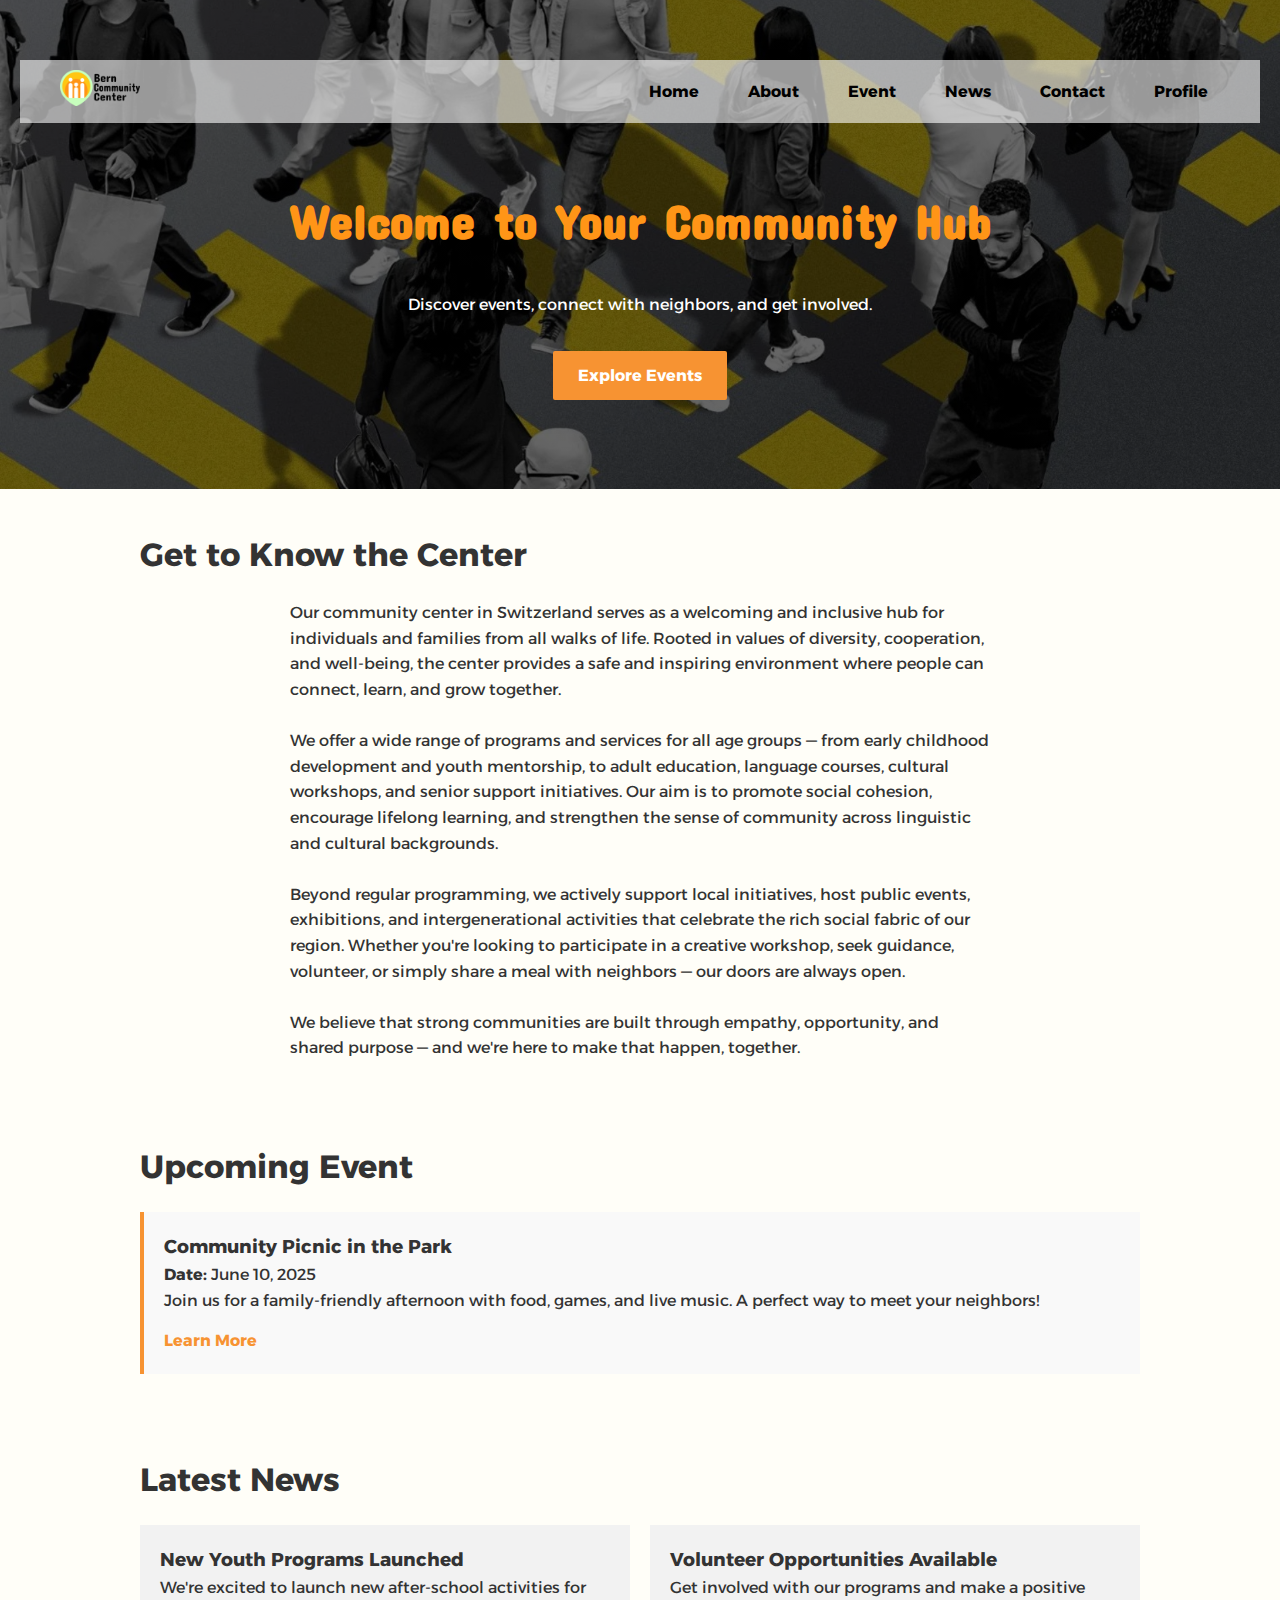
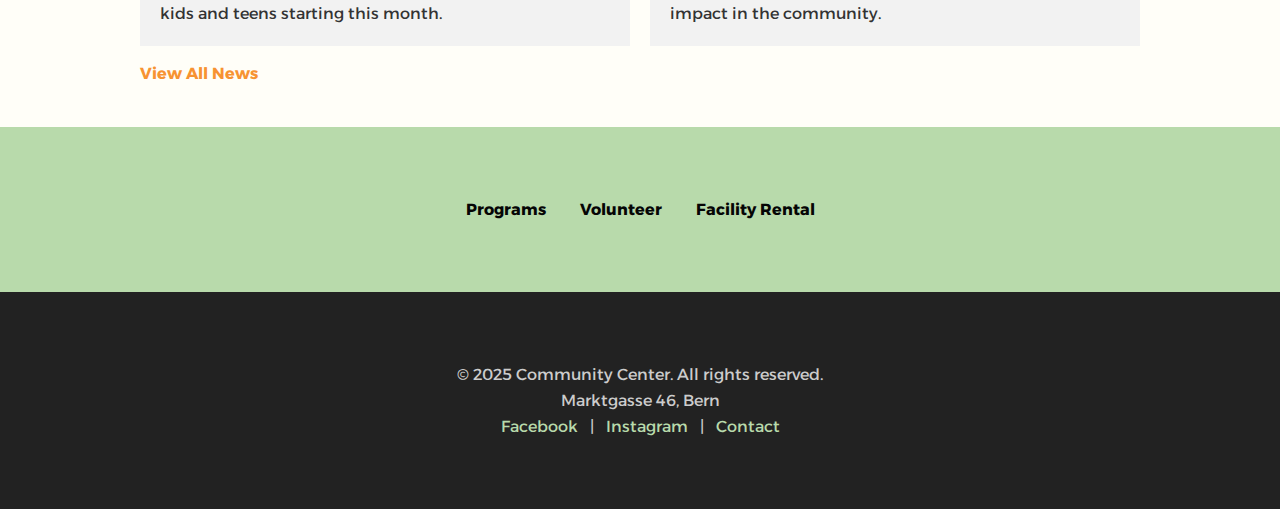
<file: index.html>
<!DOCTYPE html>
<html lang="en">
<head>
    <meta charset="UTF-8">
    <meta name="viewport" content="width=device-width, initial-scale=1.0">
    <title>Document</title>
</head>
<body>
    <script>
        window.location.href = "home.html";
        window.location.replace("home.html");
    </script>
</body>
</html>
</file>
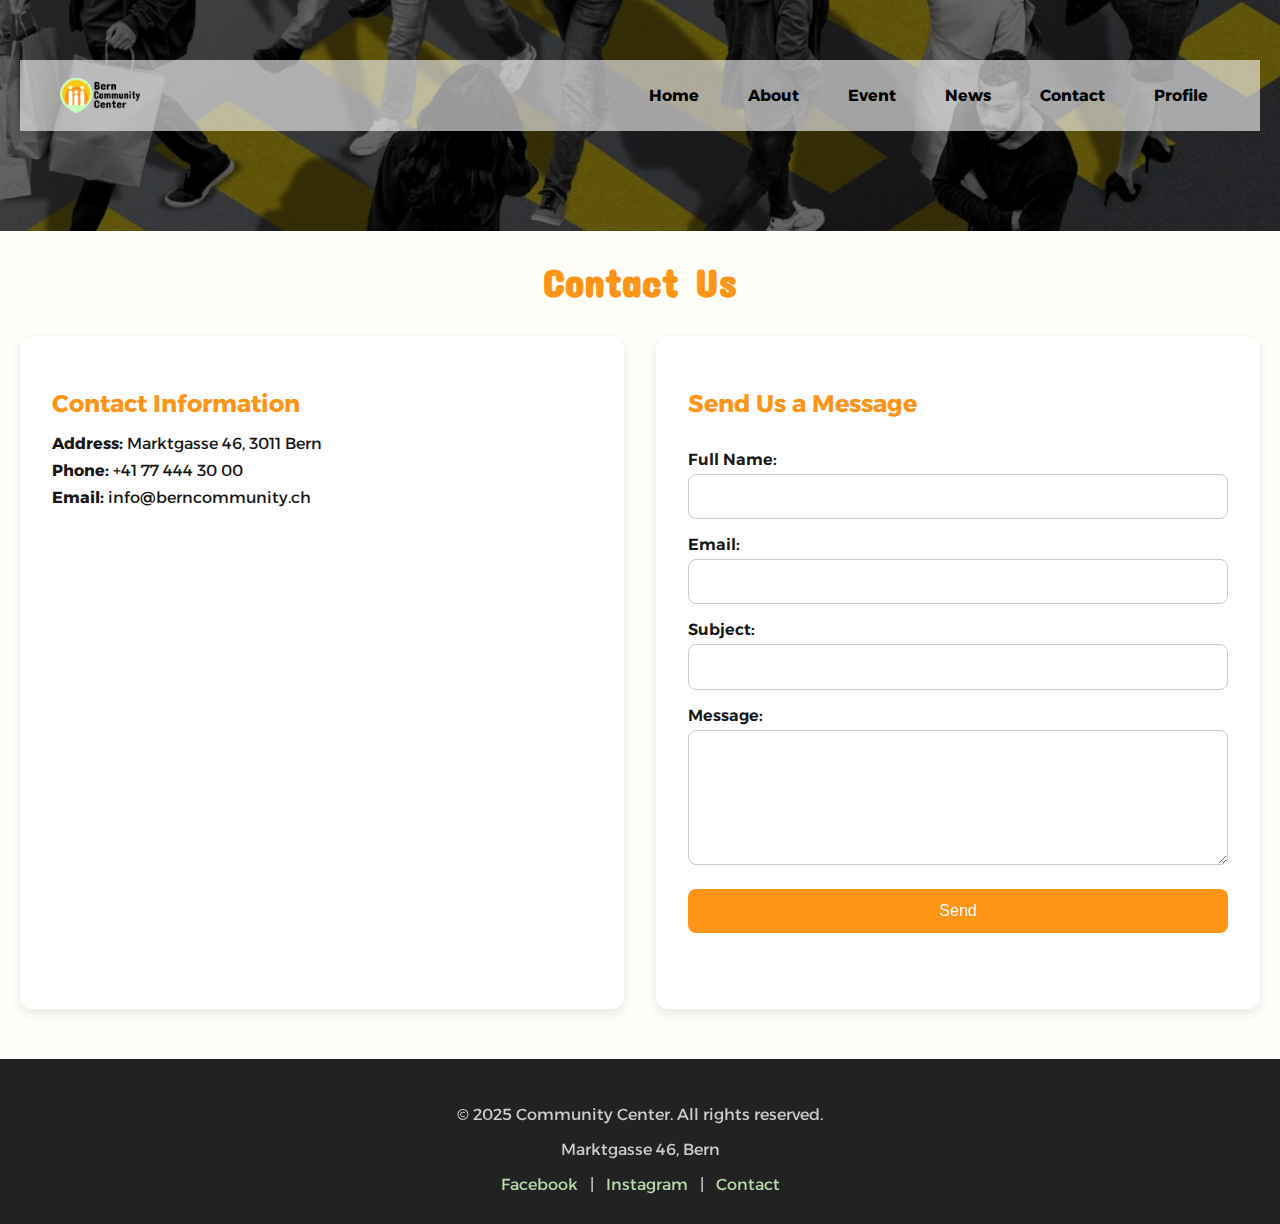
<file: contact.html>
<!DOCTYPE html>
<html lang="en">
  <head>
    <meta charset="UTF-8" />
    <meta name="viewport" content="width=device-width, initial-scale=1.0" />
    <title>Contact - Bern Community Center</title>
    <link rel="stylesheet" href="contact.css" />

    <link
      href="https://fonts.googleapis.com/css2?family=Concert+One&family=Alexandria:wght@300;400;700&display=swap"
      rel="stylesheet"
    />
  </head>
  <body>
    <header class="hero">
      <img src="images/people.jpg" alt="Community gathering" class="hero-bg">
      <div class="overlay"></div>
      <div class="top-bar">
        <img src="Logo/Logo + Wordmark2 Bern.png" alt="Community Center Logo" class="logo">
    
        <nav class="main-nav" id="nav">
          <ul>
            <li><a href="home.html">Home</a></li>
            <li><a href="about.html">About</a></li>
            <li><a href="eventsPage.html">Event</a></li>
            <li><a href="news.html">News</a></li>
            <li><a href="contact.html">Contact</a></li>
            <li><a href="profile.html">Profile</a></li>
          </ul>
        </nav>
      </div>
    </header>
    <main class="contact-page">
      <section class="contact-container">
        <h1>Contact Us</h1>

        <div class="contact-grid">
          <!-- Contact Info -->
          <div class="contact-info">
            <h2>Contact Information</h2>
            <ul>
              <li><strong>Address:</strong> Marktgasse 46, 3011 Bern</li>
              <li><strong>Phone:</strong> +41 77 444 30 00</li>
              <li><strong>Email:</strong> info@berncommunity.ch</li>
            </ul>

            <div class="map">
              <iframe
                src="https://www.google.com/maps/embed?pb=!1m18!1m12!1m3!1d2723.669374231523!2d7.444970299999999!3d46.9485369!2m3!1f0!2f0!3f0!3m2!1i1024!2i768!4f13.1!3m3!1m2!1s0x478e39c0d765bae3%3A0x62d64eb9cdd6041!2sMarktgasse%2046%2C%203011%20Bern!5e0!3m2!1str!2sch!4v1746518844437!5m2!1str!2sch"
                width="600"
                height="450"
                style="border: 0"
                allowfullscreen=""
                loading="lazy"
                referrerpolicy="no-referrer-when-downgrade"
              ></iframe>
            </div>
          </div>

          <!-- Contact Form -->
          <div class="contact-form">
            <h2>Send Us a Message</h2>
            <form action="https://formsubmit.co/fb180a5f59e8e0d8c7105a453661e61d" method="POST">
                <!-- Yönlendirme ve başarı mesajı için eklemeler -->
                <input type="hidden" name="_next" value="http://127.0.0.1:5500/home.html">
                <input type="hidden" name="_autoresponse" value="Your message has been received!">
                
                <!-- Mevcut form alanlarınız -->
                <label for="name">Full Name:</label>
                <input type="text" id="name" name="name" required />
        
                <label for="email">Email:</label>
                <input type="email" id="email" name="email" required />
        
                <label for="subject">Subject:</label>
                <input type="text" id="subject" name="subject" required />
        
                <label for="message">Message:</label>
                <textarea id="message" name="message" rows="6" required></textarea>
        
                <button type="submit">Send</button>
            </form>
        </div>      </section>
    </main>
    <footer class="footer"> 
  <div class="container"> 
    <p>&copy; 2025 Community Center. All rights reserved.</p> 
    <p>Marktgasse 46, Bern</p> 
    <div class="social"> 
      <a href="#">Facebook</a> | <a href="#">Instagram</a> | <a href="#">Contact</a> 
    </div> 
  </div> 
</footer>
  </body>
</html>
</file>
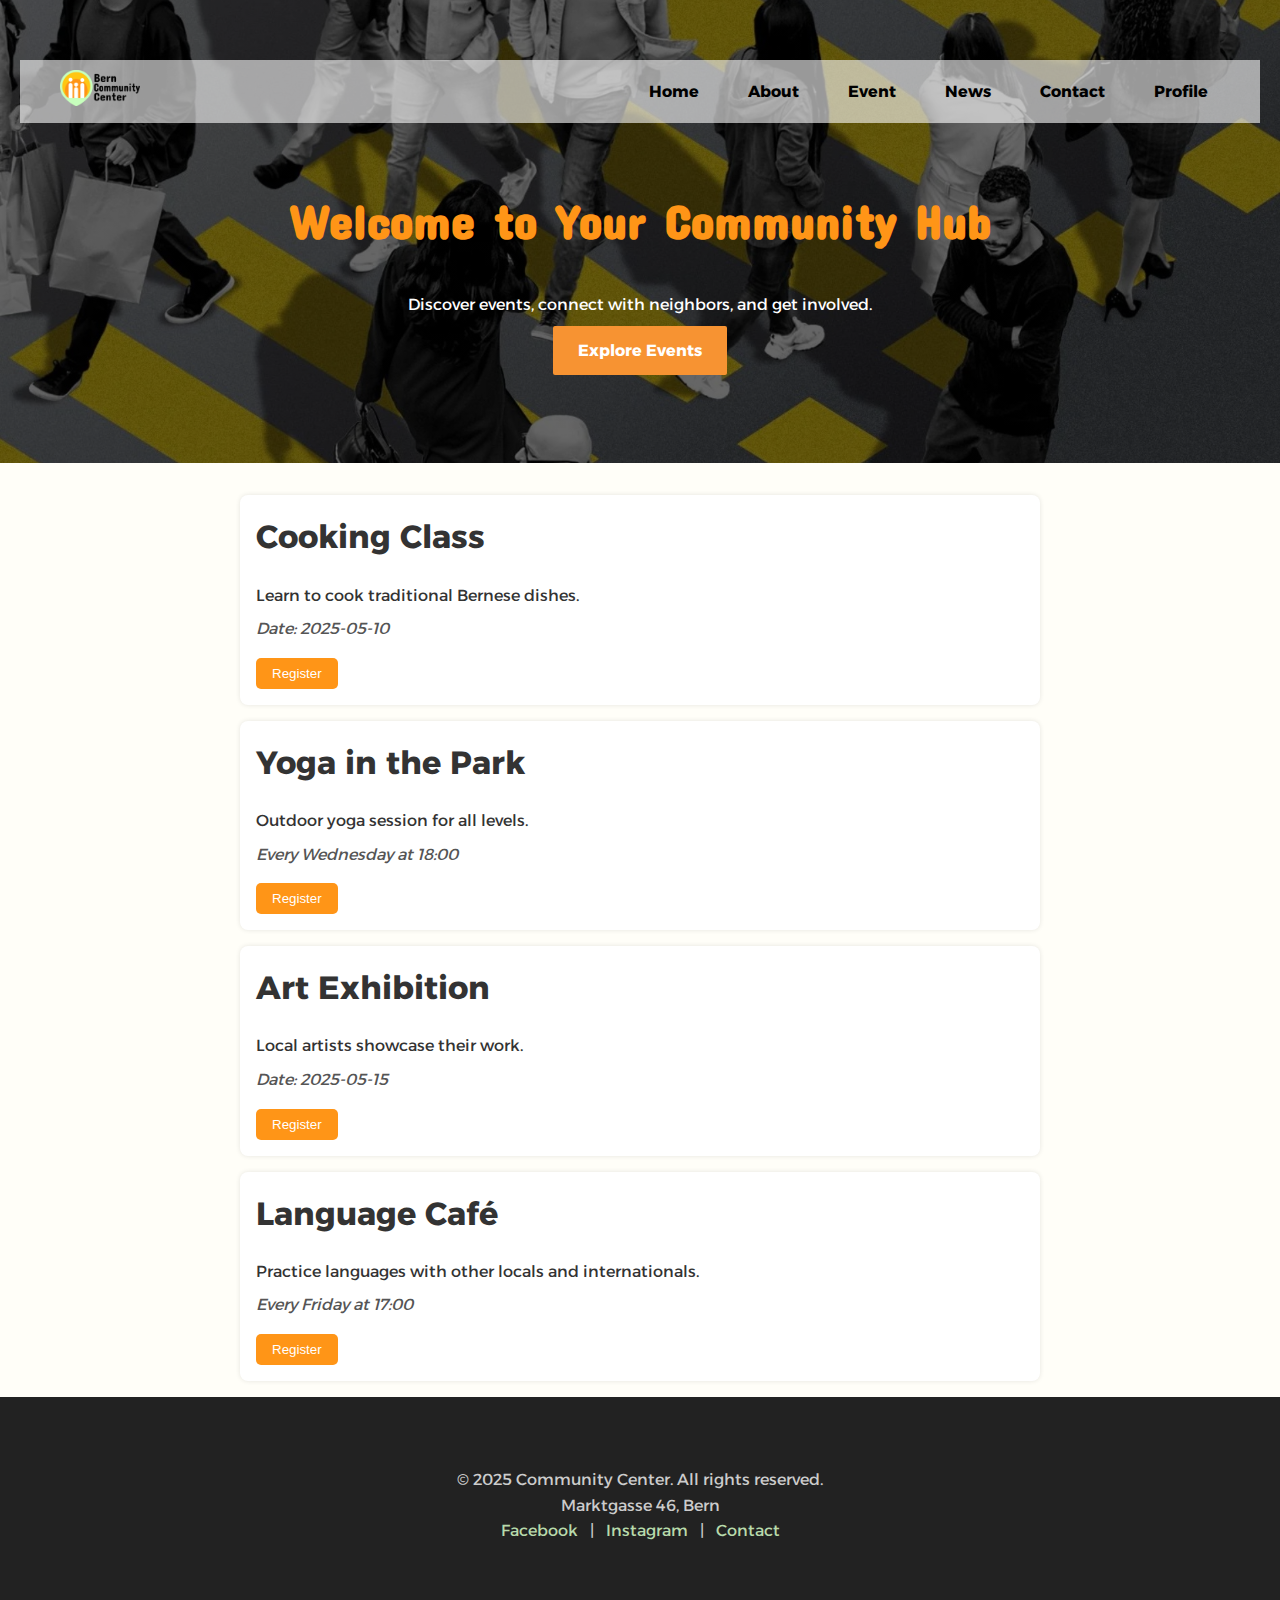
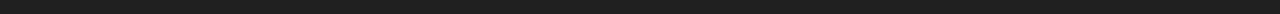
<file: eventsPage.html>
<!DOCTYPE html>
<html lang="en">
<head>
  <meta charset="UTF-8">
  <title>Event Page</title>
  <link rel="stylesheet" href="eventsPageStyle.css">
  <link rel="stylesheet" href="styles.css" />
  <link
  href="https://fonts.googleapis.com/css2?family=Concert+One&family=Alexandria:wght@300;400;700&display=swap"
  rel="stylesheet"
/>
</head>
<body>
  <header class="hero">
    <img src="images/people.jpg" alt="Community gathering" class="hero-bg">
    <div class="overlay"></div>
    <div class="top-bar">
        <a href="home.html">
            <img src="Logo/Logo + Wordmark2 Bern.png" alt="Community Center Logo" class="logo">
        </a>
  
      <nav class="main-nav" id="nav">
        <ul>
          <li><a href="home.html">Home</a></li>
          <li><a href="about.html">About</a></li>
          <li><a href="eventsPage.html">Event</a></li>
          <li><a href="news.html">News</a></li>
          <li><a href="contact.html">Contact</a></li>
          <li><a href="profile.html">Profile</a></li>
        </ul>
      </nav>
    </div>
  
    <div class="hero-content">
      <h1>Welcome to Your Community Hub</h1>
      <p>Discover events, connect with neighbors, and get involved.</p>
      <a href="#events" class="cta-button">Explore Events</a>
    </div>
  </header>

  <main>
    <section id="eventsList" role="list"></section>
  </main>
  <footer class="footer"> 
    <div class="container"> 
      <p>&copy; 2025 Community Center. All rights reserved.</p> 
      <p>Marktgasse 46, Bern</p> 
      <div class="social"> 
        <a href="#">Facebook</a> | <a href="#">Instagram</a> | <a href="#">Contact</a> 
      </div> 
    </div> 
  </footer>
  <script type="module" src="./js/pages/main.js"></script>
</body>
</html>
</file>
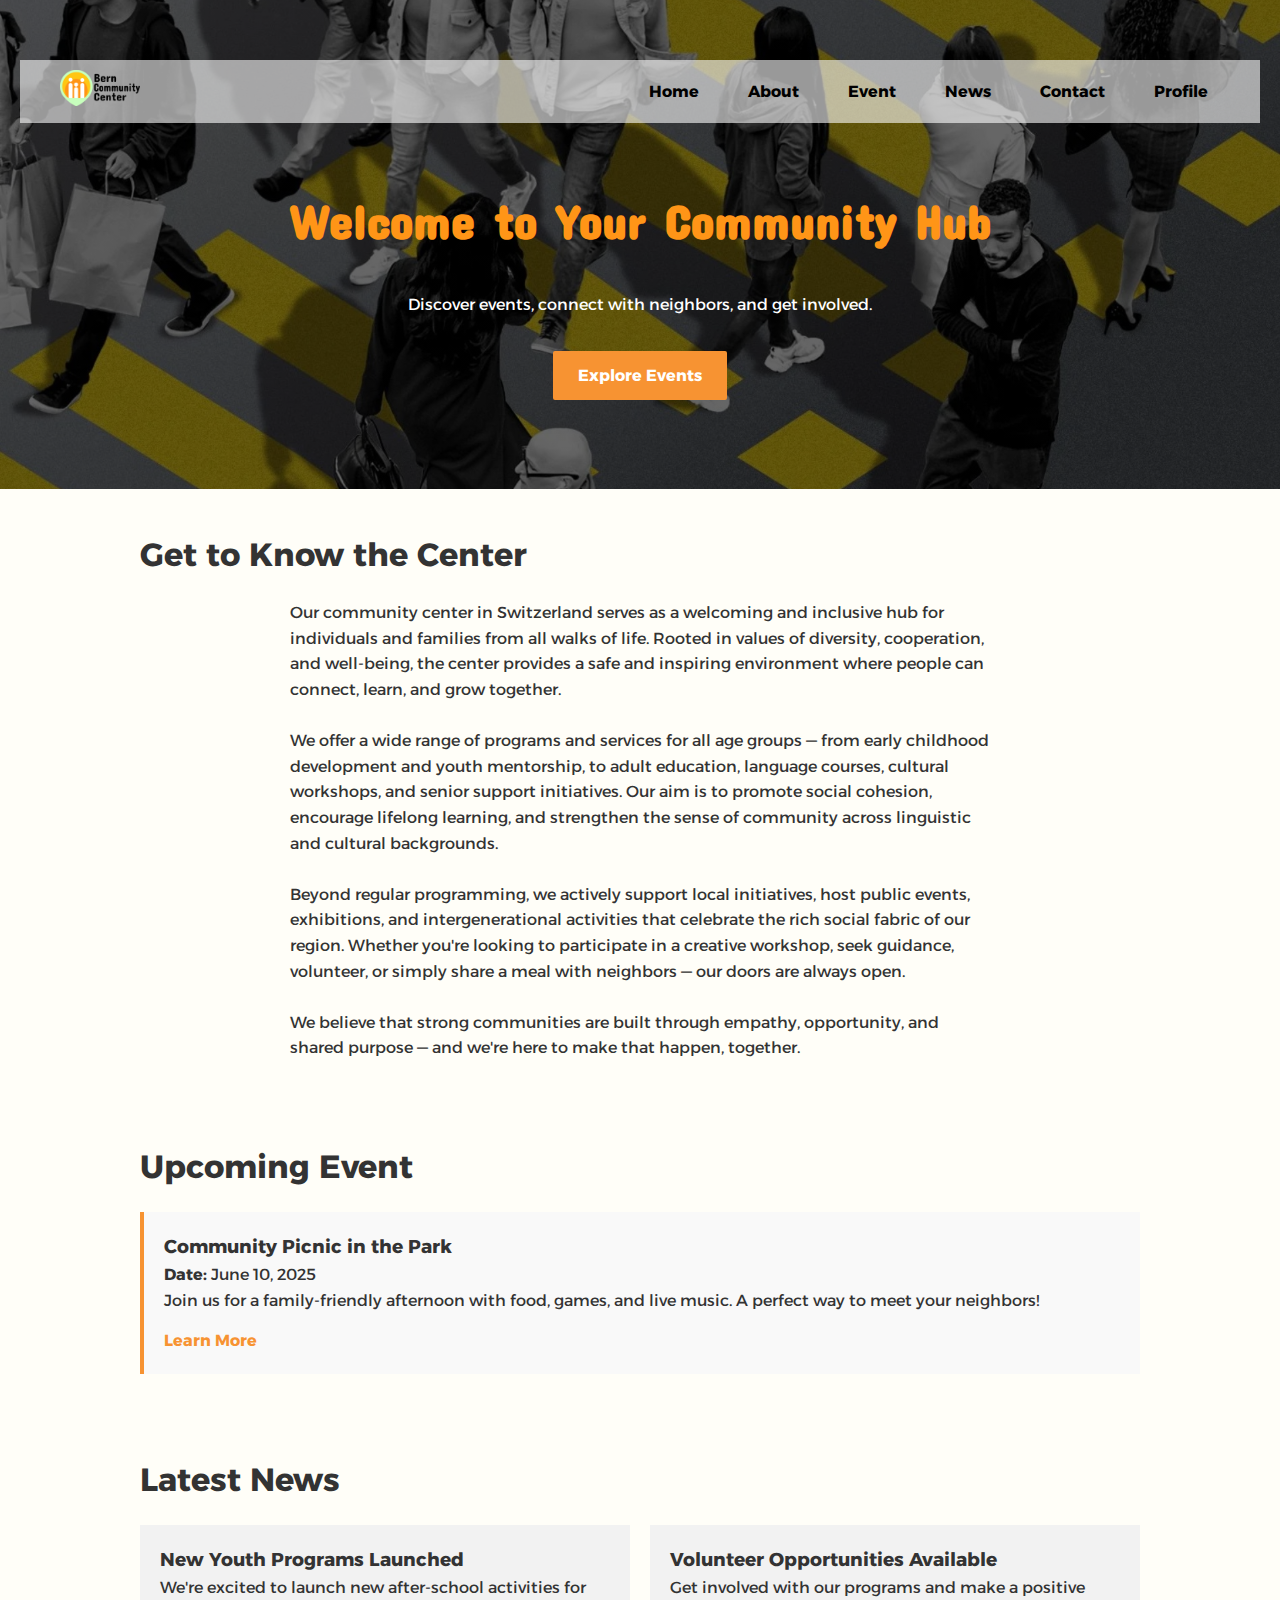
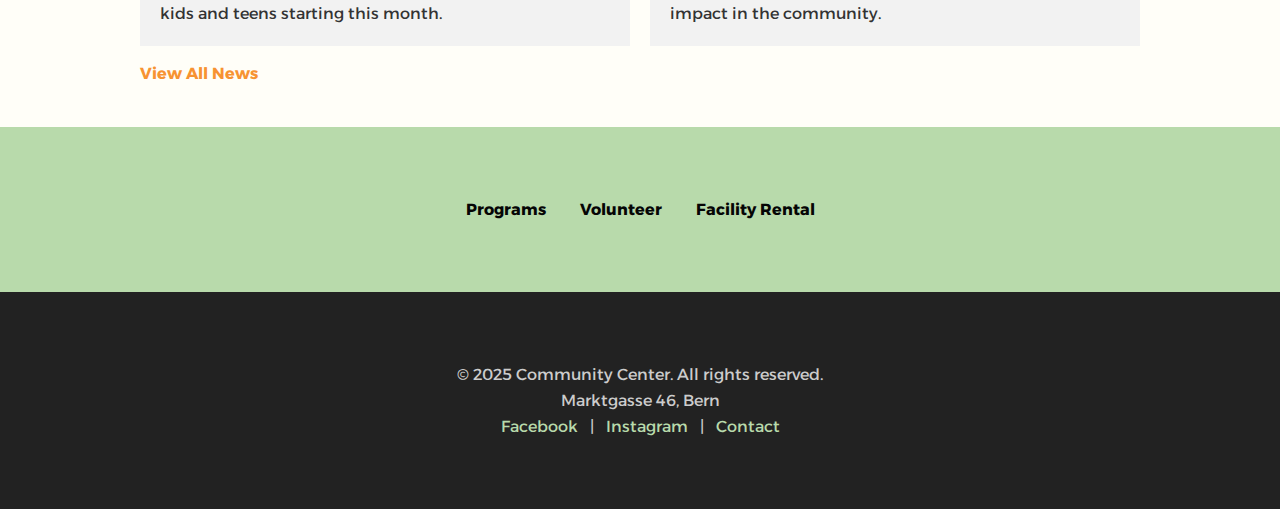
<file: home.html>
<!DOCTYPE html>
<html lang="en">
<head>
  <meta charset="UTF-8" />
  <meta name="viewport" content="width=device-width, initial-scale=1.0" />
  <title>Community Center</title>
  <link rel="stylesheet" href="styles.css" />
  
  <link
  href="https://fonts.googleapis.com/css2?family=Concert+One&family=Alexandria:wght@300;400;700&display=swap"
  rel="stylesheet"
/>

</head>
<body>

  <!-- LOGO + NAV SECTION -->
  <header class="hero">
    <img src="images/people.jpg" alt="Community gathering" class="hero-bg">
    <div class="overlay"></div>
    <div class="top-bar">
        <a href="home.html">
            <img src="Logo/Logo + Wordmark2 Bern.png" alt="Community Center Logo" class="logo">
        </a>


  
      <nav class="main-nav" id="nav">
        <ul>
          <li><a href="home.html">Home</a></li>
          <li><a href="about.html">About</a></li>
          <li><a href="eventsPage.html">Event</a></li>
          <li><a href="news.html">News</a></li>
          <li><a href="contact.html">Contact</a></li>
          <li><a href="profile.html">Profile</a></li>
        </ul>
      </nav>
    </div>
  
    <div class="hero-content">
      <h1>Welcome to Your Community Hub</h1>
      <p>Discover events, connect with neighbors, and get involved.</p> 
      <br>
      <a href="#events" class="cta-button">Explore Events</a>
    </div>
  </header>
  

  <!-- ABOUT SECTION -->
  <section class="about">
    <div class="container">
      <h2>Get to Know the Center</h2>
      <p>Our community center in Switzerland serves as a welcoming and inclusive hub for individuals and families from all walks of life. Rooted in values of diversity, cooperation, and well-being, the center provides a safe and inspiring environment where people can connect, learn, and grow together.
        <br><br>
        We offer a wide range of programs and services for all age groups — from early childhood development and youth mentorship, to adult education, language courses, cultural workshops, and senior support initiatives. Our aim is to promote social cohesion, encourage lifelong learning, and strengthen the sense of community across linguistic and cultural backgrounds.
        <br><br>
        Beyond regular programming, we actively support local initiatives, host public events, exhibitions, and intergenerational activities that celebrate the rich social fabric of our region. Whether you're looking to participate in a creative workshop, seek guidance, volunteer, or simply share a meal with neighbors — our doors are always open.
        <br><br>
        We believe that strong communities are built through empathy, opportunity, and shared purpose — and we're here to make that happen, together.</p>
    </div>
  </section>

  <!-- EVENT PREVIEW -->
  <section class="highlighted-event" id="events">
    <div class="container">
      <h2>Upcoming Event</h2>
      <div class="event-card">
        <h3>Community Picnic in the Park</h3>
        <p><strong>Date:</strong> June 10, 2025</p>
        <p>Join us for a family-friendly afternoon with food, games, and live music. A perfect way to meet your neighbors!</p>
        <a href="eventsPage.html" class="link-button">Learn More</a>
      </div>
    </div>
  </section>

  <!-- NEWS TEASER -->
  <section class="news">
    <div class="container">
      <h2>Latest News</h2>
      <div class="news-grid">
        <div class="news-item">
          <h3>New Youth Programs Launched</h3>
          <p>We're excited to launch new after-school activities for kids and teens starting this month.</p>
        </div>
        <div class="news-item">
          <h3>Volunteer Opportunities Available</h3>
          <p>Get involved with our programs and make a positive impact in the community.</p>
        </div>
      </div>
      <a href="news.html" class="link-button">View All News</a>
    </div>
  </section>

  <!-- QUICK LINKS -->
  <section class="quick-links">
    <div class="container">
      <a href="about.html" class="quick-link">Programs</a>
      <a href="about.html" class="quick-link">Volunteer</a>
      <a href="about.html" class="quick-link">Facility Rental</a>
    </div>
  </section>

<!-- FOOTER --> 
<footer class="footer"> 
  <div class="container"> 
    <p>&copy; 2025 Community Center. All rights reserved.</p> 
    <p>Marktgasse 46, Bern</p> 
    <div class="social"> 
      <a href="#">Facebook</a> | <a href="#">Instagram</a> | <a href="contact.html">Contact</a> 
    </div> 
  </div> 
</footer>

</body>
</html>
</file>
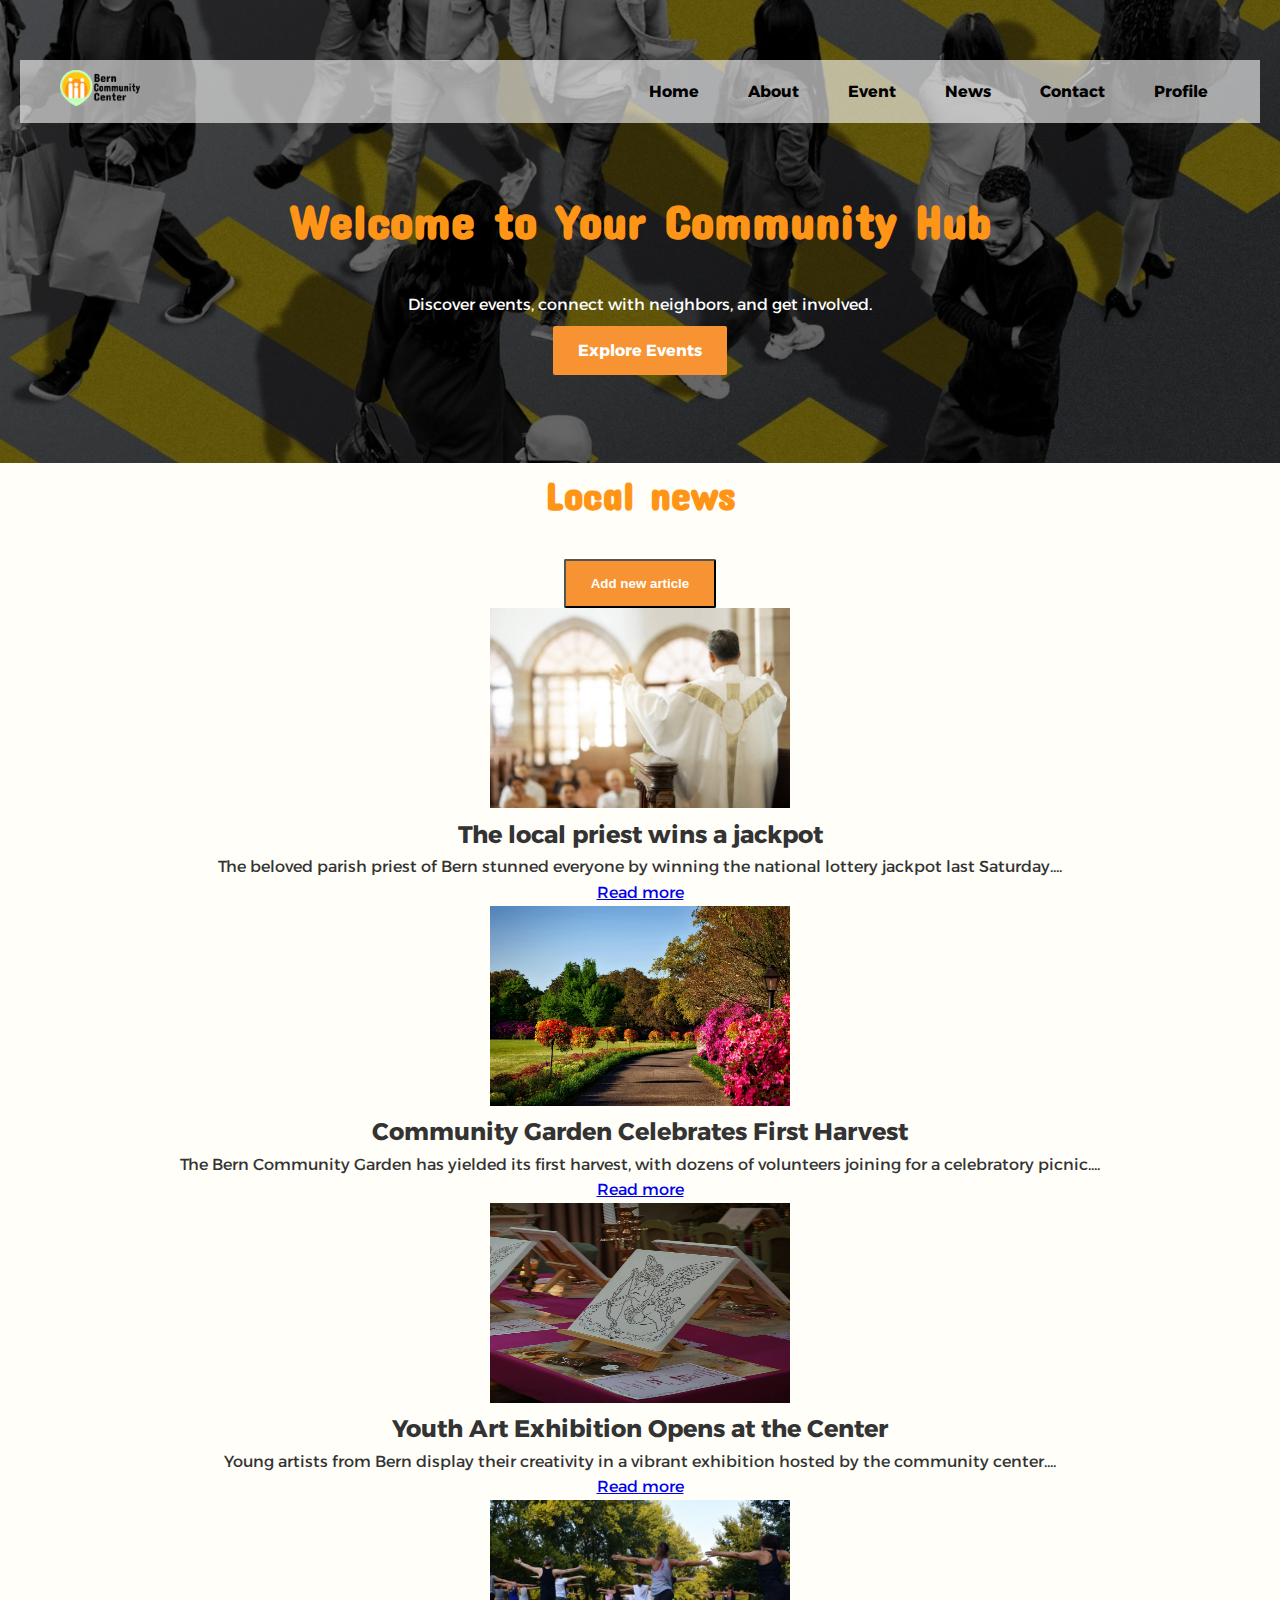
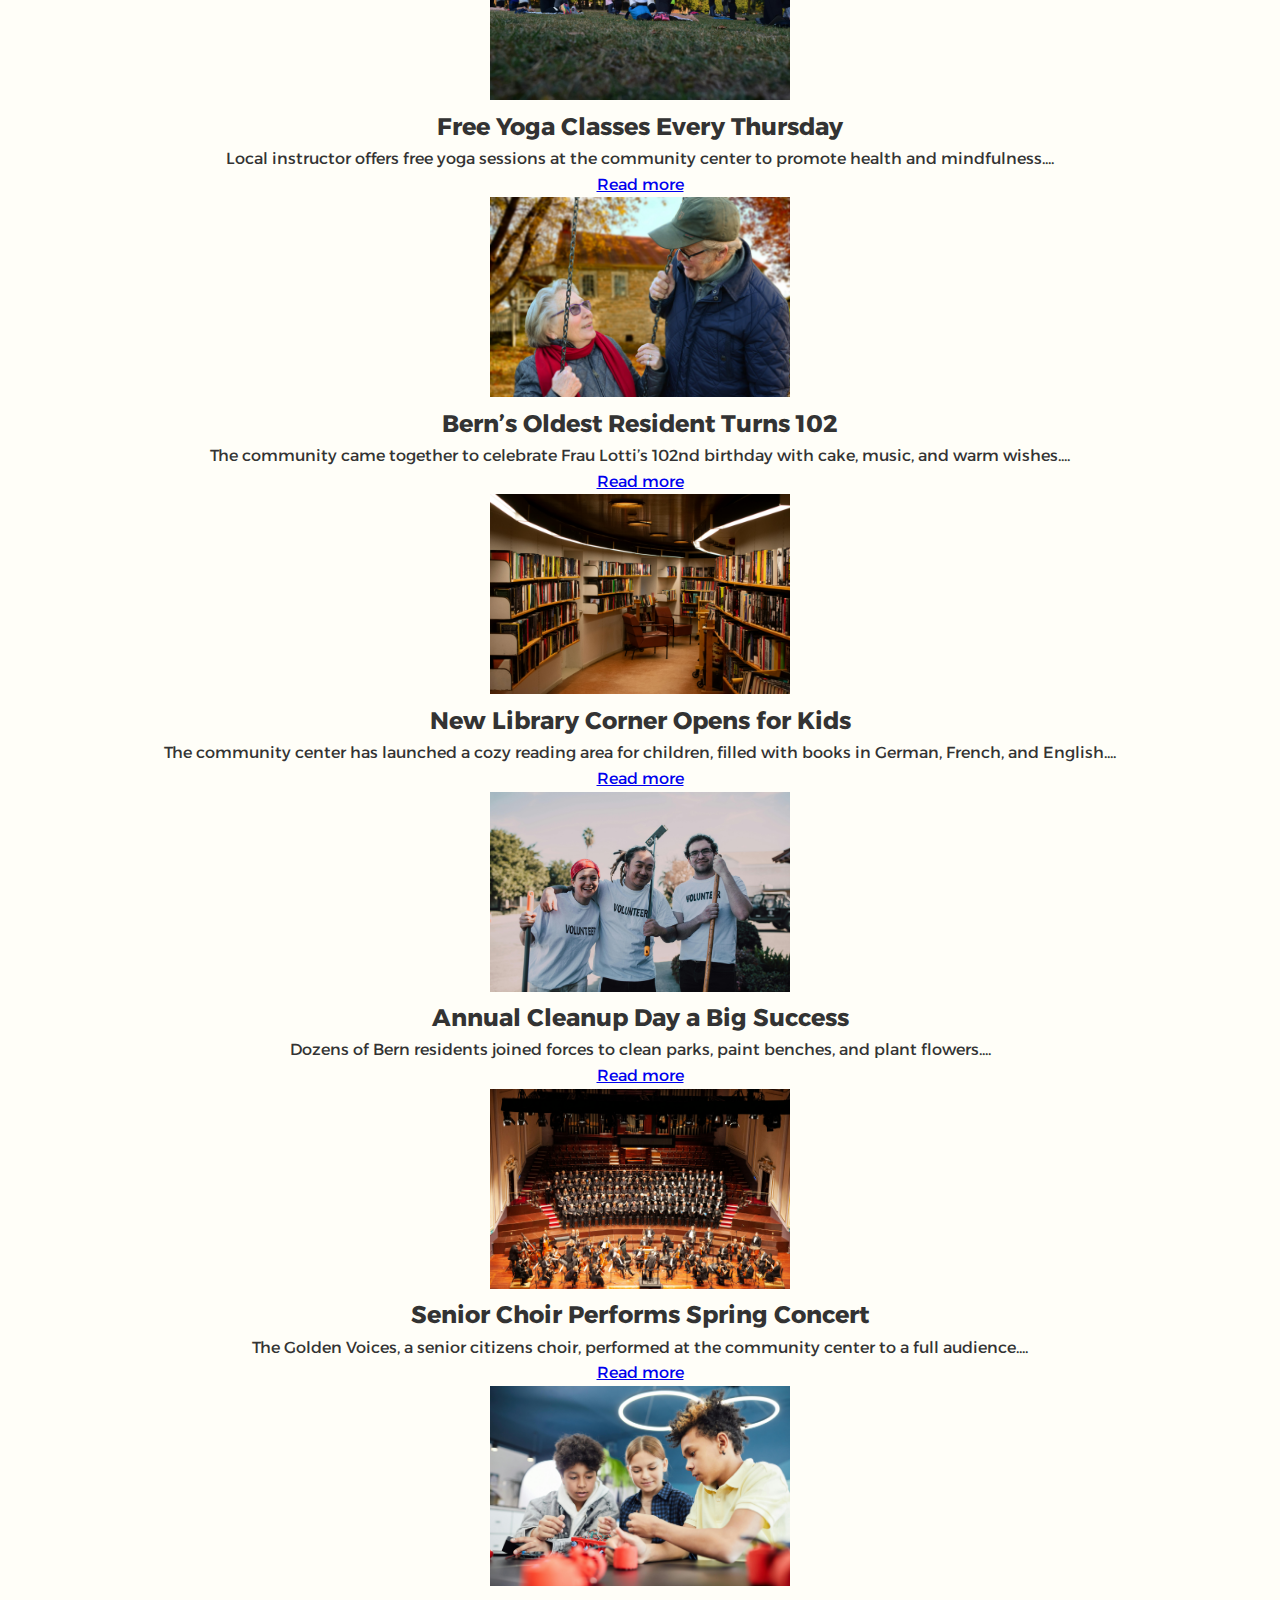
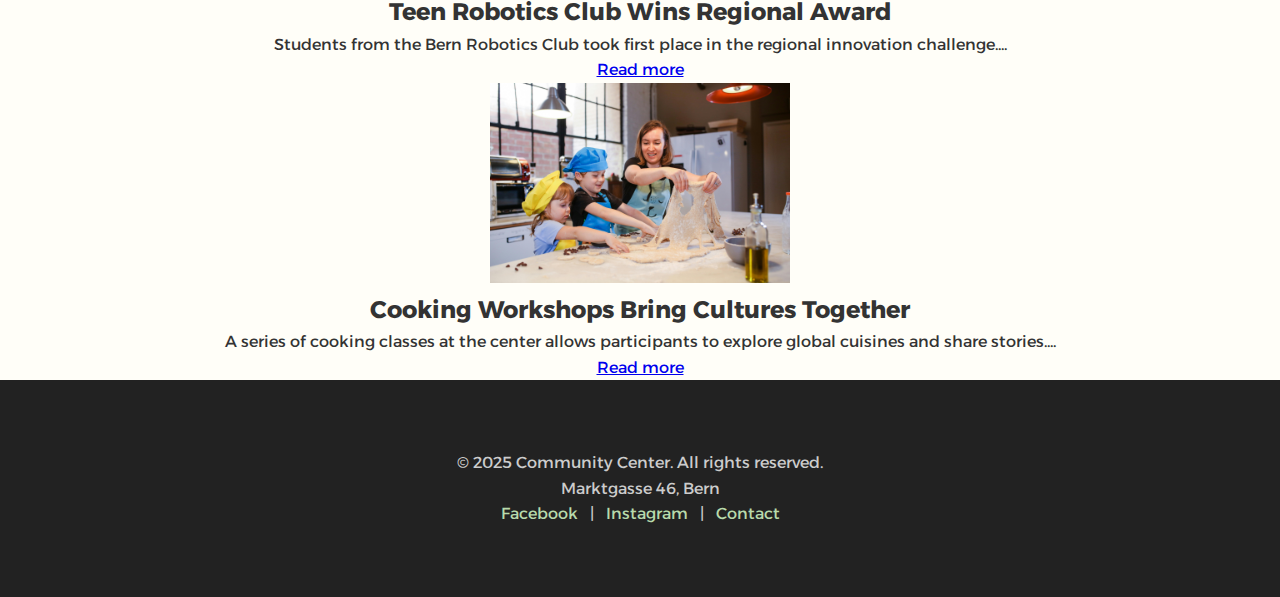
<file: news.html>
<!DOCTYPE html>
<html lang="en">
<head>
    <meta charset="UTF-8">
    <meta name="viewport" content="width=device-width, initial-scale=1.0">
    <title>Local News</title>
    <link
      href="https://fonts.googleapis.com/css2?family=Concert+One&family=Alexandria:wght@300;400;700&display=swap"
      rel="stylesheet"
    />
    <link rel="stylesheet" href="popup.css">
    <link rel="stylesheet" href="news.css">
    <link rel="stylesheet" href="styles.css">
</head>
<body>
    <!-- A page dedicated to local news with a way for everyone to contributre and write articles. -->
    <div class="nav-container"></div>
    <div class="main-container">
        <h1>Local news</h1>
        <button id="openPopup" class="cta-button">Add new article</button>
        <ul id="news-list"></ul>
    </div>
    <div class="article-container hidden"></div>
    <div class="side-menu-container"></div>
    <div class="footer-container"></div>

    <!-- popup for adding new articles -->
    <div id="popup" class="popup hidden">
      <div class="popup-content">
          <span id="closePopup" class="close">&times;</span>
          <h2>Add new article</h2>
          <form action="">
            <label for="title">Title:</label><br>
            <input type="text" id="title" name="title"><br>
            <label for="descr">Description:</label><br>
            <input type="text" id="descr" name="descr"><br>
            <label for="text">Text:</label><br>
            <textarea type="text" id="text" name="text"></textarea><br>
            <input type="submit" value="Submit">
          </form> 
          
      </div>
    </div>
    <script src="news.js" type="module"></script>
    <script src="commonHTML.js" type="module"></script>
</body>
</html>
</file>
<file: contact.css>
/* Color Variables */
:root {
  --main-color: #ff9517;
  --secondary-color: #c4dcac;
  --background-color: #fffef8;
  --dark-bg: #171717;
  --text-color: #171717;
  --font-headline: "Concert One", sans-serif;
  --font-subheading: "Alexandria", sans-serif;
}

body {
  margin: 0;
  padding: 0;
  background-color: var(--background-color);
  font-family: var(--font-subheading);
  color: var(--text-color);
}

.contact-page {
  max-width: 100%;
  margin: 5px 20px 50px;
  padding: 0rem;
}

h1 {
  font-family: var(--font-headline);
  font-size: 2.5rem;
  color: var(--main-color);
  margin-bottom: 2rem;
  text-align: center;
}

.contact-grid {
  display: flex;
  gap: 2rem;
}

.contact-info,
.contact-form {
  flex: 1;
  background-color: #ffffff;
  padding: 2rem;
  border-radius: 12px;
  box-shadow: 0 4px 12px rgba(0, 0, 0, 0.1);
}

.contact-info h2,
.contact-form h2 {
  font-size: 1.5rem;
  margin-bottom: 1rem;
  color: var(--main-color);
}

.contact-info ul {
  list-style: none;
  padding: 0;
  margin-bottom: 1rem;
}

.contact-info li {
  margin-bottom: 0.5rem;
  font-weight: 400;
}

.map iframe {
  width: 100%;
  border-radius: 10px;
}

form {
  display: flex;
  flex-direction: column;
}

label {
  margin-top: 1rem;
  font-weight: 600;
}

input,
textarea {
  padding: 0.8rem;
  margin-top: 0.3rem;
  border: 1px solid #ccc;
  border-radius: 8px;
  font-size: 1rem;
}

button {
  margin-top: 1.5rem;
  padding: 0.8rem;
  background-color: var(--main-color);
  color: #fff;
  border: none;
  border-radius: 8px;
  font-size: 1rem;
  cursor: pointer;
  transition: background-color 0.3s;
}

button:hover {
  background-color: #e47f12;
}

.footer {
  background: #222;
  color: #ccc;
  text-align: center;
  padding: 30px 20px;
}
.footer .container a,
.footer .social a {
  color: #b8daab;
  margin: 0 8px;
  text-decoration: none;
}

.hero {
  position: relative;
  color: #fff;
  padding: 60px 20px 100px;
  overflow: hidden;
}
.hero-bg,
.overlay {
  position: absolute;
  top: 0;
  left: 0;
  width: 100%;
  height: 100%;
}
.hero-bg {
  object-fit: cover;
  z-index: 0;
}
.overlay {
  background: linear-gradient(rgba(0, 0, 0, 0.6), rgba(0, 0, 0, 0.6));
  z-index: 1;
}
.hero .top-bar,
.hero .hero-content {
  position: relative;
  z-index: 2;
}

/* Top Bar */
.top-bar {
  display: flex;
  justify-content: space-between;
  align-items: center;
  padding: 10px 40px;
  background-color: rgba(255, 255, 255, 0.6);
}
.logo {
  width: 80px;
}

/* Navigation */
.main-nav ul {
  list-style: none;
  display: flex;
  gap: 25px;
}
.main-nav ul li a {
  color: #000;
  text-decoration: none;
  font-weight: bold;
  padding: 8px 12px;
  transition: background 0.3s;
}
.main-nav ul li a:hover {
  background: #f79332;
  border-radius: 4px;
}

/* Hero Content */
.hero-content {
  text-align: center;
  margin-top: 60px;
}
.hero h1 {
  font-size: 3em;
}
.hero p {
  margin: 20px 0;
}
.cta-button {
  background: #f79332;
  padding: 15px 25px;
  color: #fff;
  text-decoration: none;
  font-weight: bold;
  border-radius: 2px;
}
</file>
<file: eventsPageStyle.css>
body {
    font-family: Arial, sans-serif;
    background: #f4f4f4;
    margin: 0;
    padding: 0;
  }
  
  header {
    text-align: center;
    margin-bottom: 2rem;
  }
  
  main {
    max-width: 800px;
    margin: auto;
  }
  
  article {
    background: white;
    padding: 1rem;
    border-radius: 8px;
    box-shadow: 0 0 5px rgba(0,0,0,0.1);
    margin-bottom: 1rem;
  }
  
  article h2 {
    margin: 0 0 0.5rem;
    font-size: 1.3rem;
  }
  
  article p {
    margin: 0.5rem 0;
  }
  
  article time {
    display: block;
    margin-top: 0.5rem;
    font-style: italic;
    color: #555;
  }
  
  button {
    margin-top: 1rem;
    padding: 0.5rem 1rem;
    background: #FF9517;
    color: white;
    border: none;
    border-radius: 5px;
    cursor: pointer;
  }
  
  button:disabled {
    background: #ccc;
    cursor: not-allowed;
  }
</file>
<file: popup.css>
/* Pop up styles BEGIN */

.popup {
    position: fixed;
    top: 0;
    left: 0;
    width: 100%;
    height: 100%;
    background: rgba(0,0,0,0.6);
    display: flex;
    align-items: center;
    justify-content: center;
    z-index: 1000;
}

.hidden {
    display: none;
}

.popup-content {
    background: white;
    padding: 20px;
    border-radius: 10px;
    position: relative;
    width: 300px;
    text-align: center;
}

.close {
    position: absolute;
    right: 10px;
    top: 5px;
    cursor: pointer;
    font-size: 24px;
}

/* Pop up styles END */
</file>
<file: news.css>
.main-container img{
    width: 300px;
    height: 200px;
}

.article-container{
    padding: 50px;
}

.article-container img{
    width: 600px;
    height: 400px;
}

.main-container{
    text-align: center;
}

ul{
    list-style-type: none;
    padding: 0;
    margin: 0;
}
</file>
<file: styles.css>
/* Reset & Base */
:root {
  --main-color: #ff9517;
  --secondary-color: #c4dcac;
  --background-color: #fffef8;
  --dark-bg: #171717;
  --text-color: #171717;
  --font-headline: "Concert One", sans-serif;
  --font-subheading: "Alexandria", sans-serif;
}

* {
  margin: 0;
  padding: 0;
  box-sizing: border-box;
}

body {
  background-color: var(--background-color);
  font-family: var(--font-subheading);
  color: var(--text-color);
  line-height: 1.6;
  color: #333;
}
.container {
  width: 90%;
  max-width: 1000px;
  margin: auto;
  padding: 40px 0;
}
h1 {
  font-family: var(--font-headline);
  font-size: 2.5rem;
  color: var(--main-color);
  margin-bottom: 2rem;
  text-align: center;
}

/* Hero Section */
.hero {
  position: relative;
  color: #fff;
  padding: 60px 20px 100px;
  overflow: hidden;
}
.hero-bg,
.overlay {
  position: absolute;
  top: 0;
  left: 0;
  width: 100%;
  height: 100%;
}
.hero-bg {
  object-fit: cover;
  z-index: 0;
}
.overlay {
  background: linear-gradient(rgba(0, 0, 0, 0.6), rgba(0, 0, 0, 0.6));
  z-index: 1;
}
.hero .top-bar,
.hero .hero-content {
  position: relative;
  z-index: 2;
}

/* Top Bar */
.top-bar {
  display: flex;
  justify-content: space-between;
  align-items: center;
  padding: 10px 40px;
  background-color: rgba(255, 255, 255, 0.6);
}
.logo {
  width: 80px;
}

/* Navigation */
.main-nav ul {
  list-style: none;
  display: flex;
  gap: 25px;
}
.main-nav ul li a {
  color: #000;
  text-decoration: none;
  font-weight: bold;
  padding: 8px 12px;
  transition: background 0.3s;
}
.main-nav ul li a:hover {
  background: #f79332;
  border-radius: 4px;
}

/* Hero Content */
.hero-content {
  text-align: center;
  margin-top: 60px;
}
.hero h1 {
  font-size: 3em;
}
.hero p {
  margin: 20px 0;
}
.cta-button {
  background: #f79332;
  padding: 15px 25px;
  color: #fff;
  text-decoration: none;
  font-weight: bold;
  border-radius: 2px;
}

/* Section Styles */
section h2 {
  font-size: 2em;
  margin-bottom: 20px;
}
.about p {
  max-width: 700px;
  margin: auto;
}

/* Event Card */
.event-card {
  background: #f9f9f9;
  padding: 20px;
  border-left: 4px solid #f79332;
}

/* News */
.news-grid {
  display: flex;
  gap: 20px;
  flex-wrap: wrap;
}
.news-item {
  flex: 1;
  min-width: 280px;
  background: #f2f2f2;
  padding: 20px;
}
.link-button {
  display: inline-block;
  margin-top: 15px;
  color: #f79332;
  text-decoration: none;
  font-weight: bold;
}

/* Quick Links */
.quick-links {
  background: #b8daab;
  text-align: center;
  padding: 30px 0;
}
.quick-link {
  margin: 0 15px;
  color: #050505;
  font-weight: bold;
  text-decoration: none;
}

/* Footer */
.footer {
  background: #222;
  color: #ccc;
  text-align: center;
  padding: 30px 20px;
}
.footer .container a,
.footer .social a {
  color: #b8daab;
  margin: 0 8px;
  text-decoration: none;
}
</file>
